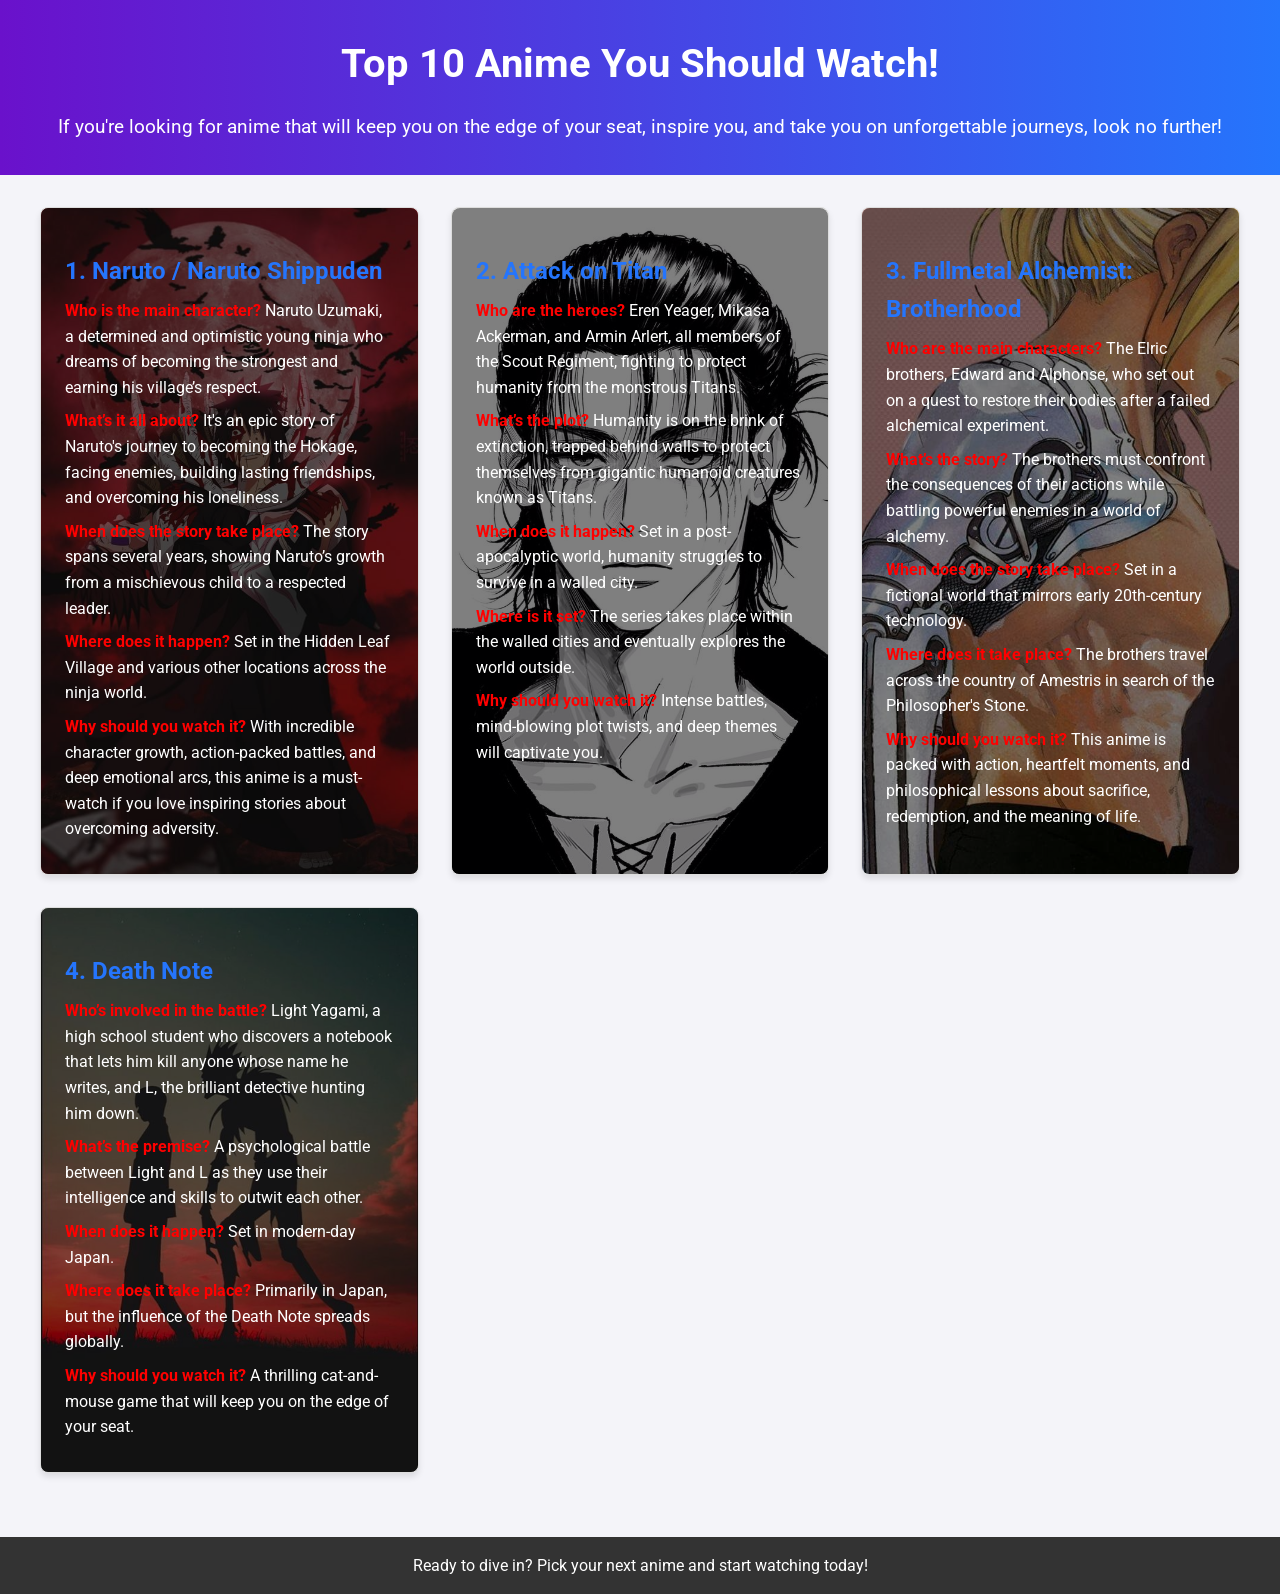
<file: bootstrap/Anime-review.html>
<!DOCTYPE html>
<html lang="en">
<head>
    <meta charset="UTF-8">
    <meta name="viewport" content="width=device-width, initial-scale=1.0">
    <title>Top 10 Anime You Should Watch</title>
    <link href="https://fonts.googleapis.com/css2?family=Roboto:wght@400;700&display=swap" rel="stylesheet">
    <style>
        body {
            margin: 0;
            font-family: 'Roboto', sans-serif;
            line-height: 1.6;
            background-color: #f4f4f9;
            color: #333;
        }

        header {
            background: linear-gradient(to right, #6a11cb, #2575fc);
            color: #fff;
            padding: 2rem 1rem;
            text-align: center;
        }

        header h1 {
            margin: 0 0 1rem;
            font-size: 2.5rem;
        }

        header p {
            margin: 0;
            font-size: 1.2rem;
        }

        .container {
            max-width: 1200px;
            margin: 0 auto;
            padding: 0 1rem;
        }

        .anime-list {
            display: grid;
            grid-template-columns: repeat(auto-fit, minmax(300px, 1fr));
            gap: 2rem;
            padding: 2rem 1rem;
        }

        .anime-item {
            border: 1px solid #ddd;
            border-radius: 8px;
            padding: 1.5rem;
            box-shadow: 0 4px 6px rgba(0, 0, 0, 0.1);
            transition: transform 0.3s, box-shadow 0.3s;
            position: relative;
            color: #fff;
        }

        .anime-item:nth-child(1) {
            background-image: url('Uchiha Wallpaper.jpg');
            background-size: cover;
            background-position: center;
        }

        .anime-item:nth-child(2) {
            background-image: url('eren.jpg');
            background-size: cover;
            background-position: center;
        }

        .anime-item:nth-child(3) {
            background-image: url('full metal.jpg');
            background-size: cover;
            background-position: center;
        }

        .anime-item:nth-child(4) {
            background-image: url('death note.jpg');
            background-size: cover;
            background-position: center;
        }

        .anime-item::after {
            content: '';
            position: absolute;
            top: 0;
            left: 0;
            right: 0;
            bottom: 0;
            background-color: rgba(0, 0, 0, 0.5);
            z-index: 1;
            border-radius: 8px;
        }

        .anime-item h2, .anime-item p {
            position: relative;
            z-index: 2;
        }

        .anime-item:hover {
            transform: translateY(-5px);
            box-shadow: 0 6px 12px rgba(0, 0, 0, 0.15);
        }

        .anime-item h2 {
            color: #2575fc;
            margin-bottom: 0.5rem;
            font-size: 1.5rem;
        }

        .anime-item p {
            margin: 0.5rem 0;
        }

        .anime-item p strong {
            color: red;
        }

        footer {
            background: #333;
            color: #fff;
            text-align: center;
            padding: 1rem;
            margin-top: 2rem;
        }

        footer p {
            margin: 0;
        }

        @media (max-width: 768px) {
            header h1 {
                font-size: 2rem;
            }

            header p {
                font-size: 1rem;
            }
        }
    </style>
</head>
<body>
    <header>
        <div class="container">
            <h1>Top 10 Anime You Should Watch!</h1>
            <p>If you're looking for anime that will keep you on the edge of your seat, inspire you, and take you on unforgettable journeys, look no further!</p>
        </div>
    </header>

    <section class="anime-list container">
        <div class="anime-item">
            <h2>1. Naruto / Naruto Shippuden</h2>
            <p><strong>Who is the main character?</strong> Naruto Uzumaki, a determined and optimistic young ninja who dreams of becoming the strongest and earning his village’s respect.</p>
            <p><strong>What’s it all about?</strong> It's an epic story of Naruto's journey to becoming the Hokage, facing enemies, building lasting friendships, and overcoming his loneliness.</p>
            <p><strong>When does the story take place?</strong> The story spans several years, showing Naruto’s growth from a mischievous child to a respected leader.</p>
            <p><strong>Where does it happen?</strong> Set in the Hidden Leaf Village and various other locations across the ninja world.</p>
            <p><strong>Why should you watch it?</strong> With incredible character growth, action-packed battles, and deep emotional arcs, this anime is a must-watch if you love inspiring stories about overcoming adversity.</p>
        </div>

        <div class="anime-item">
            <h2>2. Attack on Titan</h2>
            <p><strong>Who are the heroes?</strong> Eren Yeager, Mikasa Ackerman, and Armin Arlert, all members of the Scout Regiment, fighting to protect humanity from the monstrous Titans.</p>
            <p><strong>What’s the plot?</strong> Humanity is on the brink of extinction, trapped behind walls to protect themselves from gigantic humanoid creatures known as Titans.</p>
            <p><strong>When does it happen?</strong> Set in a post-apocalyptic world, humanity struggles to survive in a walled city.</p>
            <p><strong>Where is it set?</strong> The series takes place within the walled cities and eventually explores the world outside.</p>
            <p><strong>Why should you watch it?</strong> Intense battles, mind-blowing plot twists, and deep themes will captivate you.</p>
        </div>

        <div class="anime-item">
            <h2>3. Fullmetal Alchemist: Brotherhood</h2>
            <p><strong>Who are the main characters?</strong> The Elric brothers, Edward and Alphonse, who set out on a quest to restore their bodies after a failed alchemical experiment.</p>
            <p><strong>What’s the story?</strong> The brothers must confront the consequences of their actions while battling powerful enemies in a world of alchemy.</p>
            <p><strong>When does the story take place?</strong> Set in a fictional world that mirrors early 20th-century technology.</p>
            <p><strong>Where does it take place?</strong> The brothers travel across the country of Amestris in search of the Philosopher's Stone.</p>
            <p><strong>Why should you watch it?</strong> This anime is packed with action, heartfelt moments, and philosophical lessons about sacrifice, redemption, and the meaning of life.</p>
        </div>

        <div class="anime-item">
            <h2>4. Death Note</h2>
            <p><strong>Who’s involved in the battle?</strong> Light Yagami, a high school student who discovers a notebook that lets him kill anyone whose name he writes, and L, the brilliant detective hunting him down.</p>
            <p><strong>What’s the premise?</strong> A psychological battle between Light and L as they use their intelligence and skills to outwit each other.</p>
            <p><strong>When does it happen?</strong> Set in modern-day Japan.</p>
            <p><strong>Where does it take place?</strong> Primarily in Japan, but the influence of the Death Note spreads globally.</p>
            <p><strong>Why should you watch it?</strong> A thrilling cat-and-mouse game that will keep you on the edge of your seat.</p>
        </div>
    </section>

    <footer>
        <div class="container">
            <p>Ready to dive in? Pick your next anime and start watching today!</p>
        </div>
    </footer>
</body>
</html>
</file>
